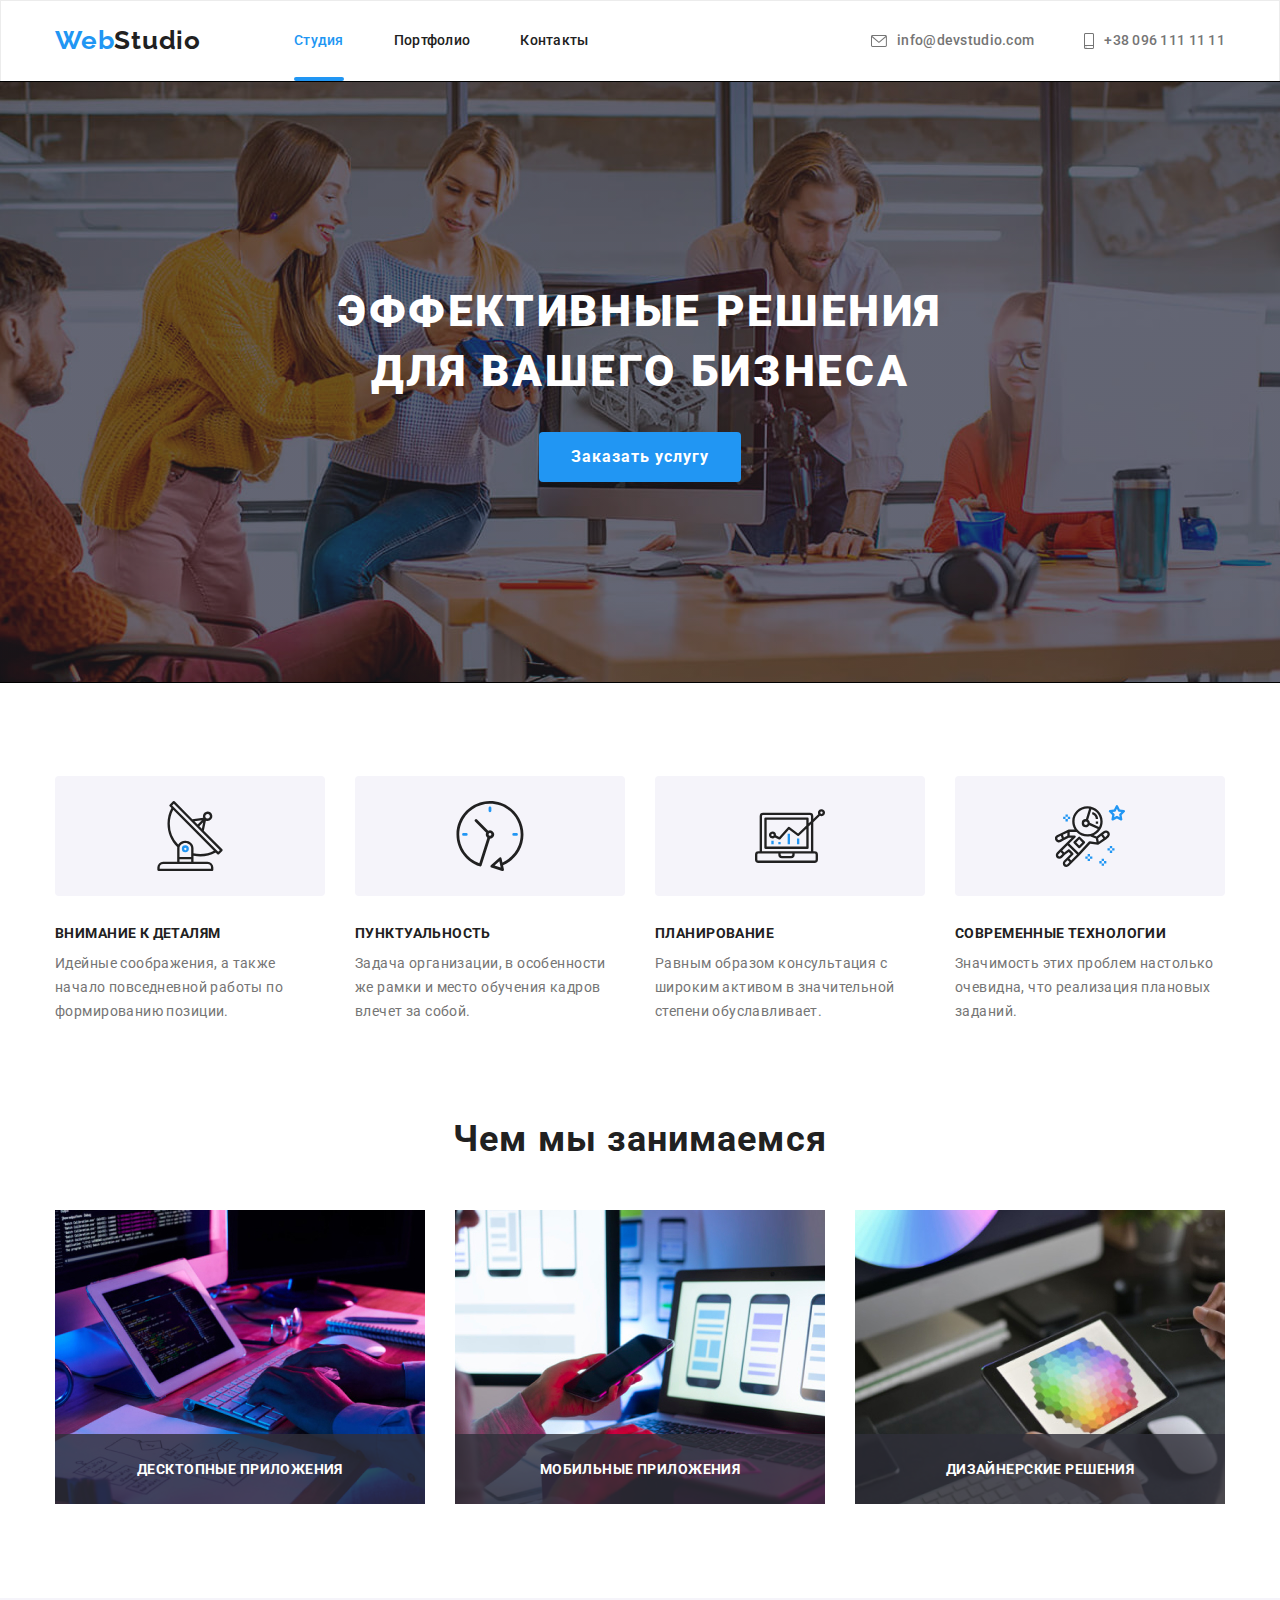
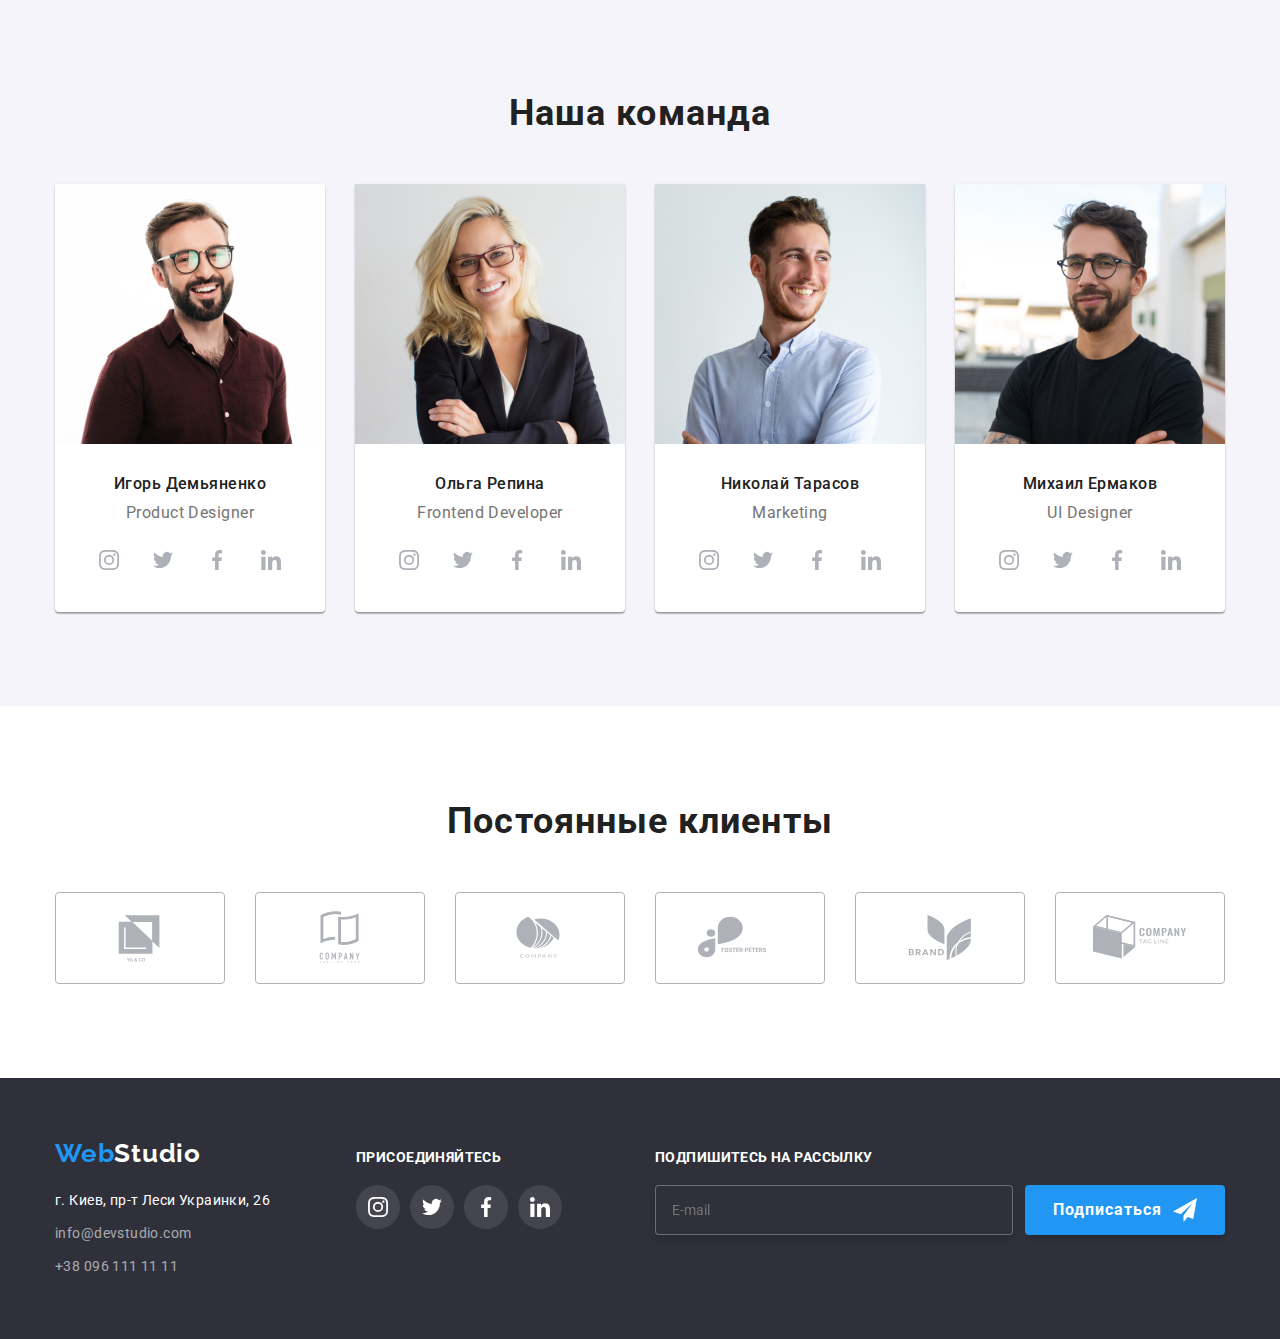
<file: index.html>
<!DOCTYPE html>
<html lang="ru">
  <head>
    <meta charset="UTF-8" />
    <meta http-equiv="X-UA-Compatible" content="IE=edge" />
    <meta name="viewport" content="width=device-width, initial-scale=1.0" />
    <link rel="preconnect" href="https://fonts.googleapis.com" />
    <link rel="preconnect" href="https://fonts.gstatic.com" crossorigin />
    <link
      href="https://fonts.googleapis.com/css2?family=Raleway:wght@700&family=Roboto:wght@400;500;700;900&display=swap"
      rel="stylesheet"
    />
    <link
      rel="stylesheet"
      href="https://cdnjs.cloudflare.com/ajax/libs/modern-normalize/1.1.0/modern-normalize.min.css"
    />
    <title>Document</title>
    <link rel="stylesheet" href="./css/styles.css" />
  </head>
  <body>
    <!--Шапка сайта-->
    <header class="header">
      <div class="container header-container">
        <a href="" class="logo">Web<span class="color-text">Studio</span></a>
        <!--<Блок навигации-->
        <nav class="nav">
          <ul class="site-nav list">
            <li class="site-nav-li">
              <a href="./index.html" class="site-nav-link current">Студия</a>
            </li>
            <li class="site-nav-li">
              <a href="./portfolio.html" class="site-nav-link">Портфолио</a>
            </li>
            <li class="site-nav-li">
              <a href="" class="site-nav-link">Контакты</a>
            </li>
          </ul>
        </nav>
        <!--Блок контактов-->
        <ul class="contact-nav list">
          <li class="contact-nav-li">
            <a href="mailto:info@devstudio.com" class="contact-nav-link"
              ><svg class="contact-icone envelope">
                <use href="./images/symbol-defs.svg#icon-envelope"></use>
              </svg>
              info@devstudio.com
            </a>
          </li>
          <li class="contact-nav-li">
            <a href="tel:+380961111111" class="contact-nav-link"
              ><svg class="contact-icone smartphone">
                <use href="./images/symbol-defs.svg#icon-smartphone"></use>
              </svg>
              +38 096 111 11 11
            </a>
          </li>
        </ul>
      </div>
    </header>

    <!--Контент страницы-->
    <main>
      <!-- Герой -->
      <section class="section hero overlay">
        <!-- Фон Герой -->
        <div class="container">
          <h1 class="hero-title">
            Эффективные решения <br />
            для вашего бизнеса
          </h1>
          <button type="button" class="button" data-modal-open>
            Заказать услугу
          </button>
        </div>
      </section>

      <!--Скилы компании-->
      <section class="section">
        <div class="container">
          <h2 class="section-title visually-hidden">Скилы компании</h2>
          <ul class="skills list">
            <li class="skills-li">
              <div class="skills-icon-container">
                <svg width="70" height="70">
                  <use href="./images/symbol-defs.svg#icon-antenna-1"></use>
                </svg>
              </div>
              <h3 class="title">Внимание к деталям</h3>
              <p class="skills-text">
                Идейные соображения, а также <br />
                начало повседневной работы по формированию позиции.
              </p>
            </li>
            <li class="skills-li">
              <div class="skills-icon-container">
                <svg width="70" height="70">
                  <use href="./images/symbol-defs.svg#icon-clock-1"></use>
                </svg>
              </div>
              <h3 class="title">Пунктуальность</h3>
              <p class="skills-text">
                Задача организации, в особенности же рамки и место обучения
                кадров влечет за собой.
              </p>
            </li>
            <li class="skills-li">
              <div class="skills-icon-container">
                <svg width="70" height="70">
                  <use href="./images/symbol-defs.svg#icon-diagram-1"></use>
                </svg>
              </div>
              <h3 class="title">Планирование</h3>
              <p class="skills-text">
                Равным образом консультация с широким активом в значительной
                степени обуславливает.
              </p>
            </li>
            <li class="skills-li">
              <div class="skills-icon-container">
                <svg width="70" height="70">
                  <use href="./images/symbol-defs.svg#icon-astronaut-1"></use>
                </svg>
              </div>
              <h3 class="title">Современные технологии</h3>
              <p class="skills-text">
                Значимость этих проблем настолько очевидна, что реализация
                плановых заданий.
              </p>
            </li>
          </ul>
        </div>
      </section>

      <!--Блок картинок-->
      <section class="section images-section">
        <div class="container">
          <h2 class="section-title">Чем мы занимаемся</h2>
          <ul class="images list">
            <li class="section-img">
              <img
                src="./images/img.jpg"
                alt="Программист пишет код"
                width="370"
              />
              <div class="bg-images-text">
                <p class="images-text">Десктопные приложения</p>
              </div>
            </li>
            <li class="section-img">
              <img
                src="./images/img1.jpg"
                alt="Человек смотрит в телефон"
                width="370"
              />
              <div class="bg-images-text">
                <p class="images-text">Мобильные приложения</p>
              </div>
            </li>
            <li class="section-img">
              <img
                src="./images/img2.jpg"
                alt="Дизайнер выбирает цвет"
                width="370"
              />
              <div class="bg-images-text">
                <p class="images-text">Дизайнерские решения</p>
              </div>
            </li>
          </ul>
        </div>
      </section>

      <!--Наша команда-->
      <section class="section section-team">
        <div class="container">
          <h2 class="section-title">Наша команда</h2>
          <ul class="team list">
            <li class="team-item">
              <img src="./images/img3.jpg" alt="Игорь Демьяненко" width="270" />
              <div class="team-title-text">
                <h3 class="title">Игорь Демьяненко</h3>
                <p class="team-text" lang="en">Product Designer</p>
                <ul class="team-backgraund-icon">
                  <li class="list team-li">
                    <a href="" class="team-backgraund">
                      <svg class="team-icon">
                        <use
                          href="./images/symbol-defs.svg#icon-instagram-2"
                        ></use>
                      </svg>
                    </a>
                  </li>
                  <li class="list team-li">
                    <a href="" class="team-backgraund">
                      <svg class="team-icon">
                        <use
                          class="team-icon-use"
                          href="./images/symbol-defs.svg#icon-twitter-1"
                        ></use>
                      </svg>
                    </a>
                  </li>
                  <li class="list team-li">
                    <a href="" class="team-backgraund">
                      <svg class="team-icon">
                        <use
                          href="./images/symbol-defs.svg#icon-facebook-1"
                        ></use>
                      </svg>
                    </a>
                  </li>
                  <li class="list team-li">
                    <a href="" class="team-backgraund">
                      <svg class="team-icon">
                        <use
                          href="./images/symbol-defs.svg#icon-linkedin-1"
                        ></use>
                      </svg>
                    </a>
                  </li>
                </ul>
              </div>
            </li>
            <li class="team-item">
              <img src="./images/img4.jpg" alt="Ольга Репина" width="270" />
              <div class="team-title-text">
                <h3 class="title">Ольга Репина</h3>
                <p class="team-text" lang="en">Frontend Developer</p>
                <ul class="team-backgraund-icon">
                  <li class="list team-li">
                    <a href="" class="team-backgraund">
                      <svg class="team-icon">
                        <use
                          href="./images/symbol-defs.svg#icon-instagram-2"
                        ></use>
                      </svg>
                    </a>
                  </li>
                  <li class="list team-li">
                    <a href="" class="team-backgraund">
                      <svg class="team-icon">
                        <use
                          class="team-icon-use"
                          href="./images/symbol-defs.svg#icon-twitter-1"
                        ></use>
                      </svg>
                    </a>
                  </li>
                  <li class="list team-li">
                    <a href="" class="team-backgraund">
                      <svg class="team-icon">
                        <use
                          href="./images/symbol-defs.svg#icon-facebook-1"
                        ></use>
                      </svg>
                    </a>
                  </li>
                  <li class="list team-li">
                    <a href="" class="team-backgraund">
                      <svg class="team-icon">
                        <use
                          href="./images/symbol-defs.svg#icon-linkedin-1"
                        ></use>
                      </svg>
                    </a>
                  </li>
                </ul>
              </div>
            </li>
            <li class="team-item">
              <img src="./images/img5.jpg" alt="Николай Тарасов" width="270" />
              <div class="team-title-text">
                <h3 class="title">Николай Тарасов</h3>
                <p class="team-text" lang="en">Marketing</p>
                <ul class="team-backgraund-icon">
                  <li class="list team-li">
                    <a href="" class="team-backgraund">
                      <svg class="team-icon">
                        <use
                          href="./images/symbol-defs.svg#icon-instagram-2"
                        ></use>
                      </svg>
                    </a>
                  </li>
                  <li class="list team-li">
                    <a href="" class="team-backgraund">
                      <svg class="team-icon">
                        <use
                          class="team-icon-use"
                          href="./images/symbol-defs.svg#icon-twitter-1"
                        ></use>
                      </svg>
                    </a>
                  </li>
                  <li class="list team-li">
                    <a href="" class="team-backgraund">
                      <svg class="team-icon">
                        <use
                          href="./images/symbol-defs.svg#icon-facebook-1"
                        ></use>
                      </svg>
                    </a>
                  </li>
                  <li class="list team-li">
                    <a href="" class="team-backgraund">
                      <svg class="team-icon">
                        <use
                          href="./images/symbol-defs.svg#icon-linkedin-1"
                        ></use>
                      </svg>
                    </a>
                  </li>
                </ul>
              </div>
            </li>
            <li class="team-item">
              <img src="./images/img6.jpg" alt="Михаил Ермаков" width="270" />
              <div class="team-title-text">
                <h3 class="title">Михаил Ермаков</h3>
                <p class="team-text" lang="en">UI Designer</p>
                <ul class="team-backgraund-icon">
                  <li class="list team-li">
                    <a href="" class="team-backgraund">
                      <svg class="team-icon">
                        <use
                          href="./images/symbol-defs.svg#icon-instagram-2"
                        ></use>
                      </svg>
                    </a>
                  </li>
                  <li class="list team-li">
                    <a href="" class="team-backgraund">
                      <svg class="team-icon">
                        <use
                          class="team-icon-use"
                          href="./images/symbol-defs.svg#icon-twitter-1"
                        ></use>
                      </svg>
                    </a>
                  </li>
                  <li class="list team-li">
                    <a href="" class="team-backgraund">
                      <svg class="team-icon">
                        <use
                          href="./images/symbol-defs.svg#icon-facebook-1"
                        ></use>
                      </svg>
                    </a>
                  </li>
                  <li class="list team-li">
                    <a href="" class="team-backgraund">
                      <svg class="team-icon">
                        <use
                          href="./images/symbol-defs.svg#icon-linkedin-1"
                        ></use>
                      </svg>
                    </a>
                  </li>
                </ul>
              </div>
            </li>
          </ul>
        </div>
      </section>

      <!--Постоянные клиенты-->
      <section class="section">
        <div class="container">
          <h2 class="section-title">Постоянные клиенты</h2>
          <ul class="clients list">
            <li class="clients-li">
              <a href="" class="clients-backgraund">
                <svg class="clients-icon">
                  <use href="./images/symbol-defs.svg#icon-Logo"></use>
                </svg>
              </a>
            </li>
            <li class="clients-li">
              <a href="" class="clients-backgraund">
                <svg class="clients-icon">
                  <use href="./images/symbol-defs.svg#icon-Logo-1"></use>
                </svg>
              </a>
            </li>
            <li class="clients-li">
              <a href="" class="clients-backgraund">
                <svg class="clients-icon">
                  <use href="./images/symbol-defs.svg#icon-Logo-2"></use>
                </svg>
              </a>
            </li>
            <li class="clients-li">
              <a href="" class="clients-backgraund">
                <svg class="clients-icon">
                  <use href="./images/symbol-defs.svg#icon-Logo-3"></use>
                </svg>
              </a>
            </li>
            <li class="clients-li">
              <a href="" class="clients-backgraund">
                <svg class="clients-icon">
                  <use href="./images/symbol-defs.svg#icon-Logo-4"></use>
                </svg>
              </a>
            </li>
            <li class="clients-li">
              <a href="" class="clients-backgraund">
                <svg class="clients-icon">
                  <use href="./images/symbol-defs.svg#icon-Logo-5"></use>
                </svg>
              </a>
            </li>
          </ul>
        </div>
      </section>
    </main>

    <!--Блок контактов-->
    <footer class="footer">
      <div class="container footer-container">
        <div class="footer-one">
          <a href="" class="logo">Web<span class="colortext">Studio</span></a>
          <address>
            <ul class="contact-footer list">
              <li class="contact-footer-li">
                <a
                  href="https://goo.gl/maps/7qp37BieYdtHUAUU6"
                  target="_blank"
                  class="adress"
                  >г. Киев, пр-т Леси Украинки, 26
                </a>
              </li>
              <li class="contact-footer-li">
                <a href="mailto:info@devstudio.com" class="contact-footer-list"
                  >info@devstudio.com</a
                >
              </li>
              <li class="contact-footer-li">
                <a href="tel:+380961111111" class="contact-footer-list"
                  >+38 096 111 11 11</a
                >
              </li>
            </ul>
          </address>
        </div>
        <div class="footer-two">
          <h2 class="footer-title">ПРИСОЕДИНЯЙТЕСЬ</h2>
          <ul class="footer-backgraund-icon">
            <li class="list footer-li">
              <a href="" class="footer-backgraund">
                <svg class="footer-icon" width="20" height="20">
                  <use href="./images/symbol-defs.svg#icon-instagram-2"></use>
                </svg>
              </a>
            </li>
            <li class="list footer-li">
              <a href="" class="footer-backgraund">
                <svg class="footer-icon" width="20" height="20">
                  <use
                    class="footer-icon-use"
                    href="./images/symbol-defs.svg#icon-twitter-1"
                  ></use>
                </svg>
              </a>
            </li>
            <li class="list footer-li">
              <a href="" class="footer-backgraund">
                <svg class="footer-icon" width="20" height="20">
                  <use href="./images/symbol-defs.svg#icon-facebook-1"></use>
                </svg>
              </a>
            </li>
            <li class="list footer-li">
              <a href="" class="footer-backgraund">
                <svg class="footer-icon" width="20" height="20">
                  <use href="./images/symbol-defs.svg#icon-linkedin-1"></use>
                </svg>
              </a>
            </li>
          </ul>
        </div>
        <form class="form-footer">
          <p class="footer-title">Подпишитесь на рассылку</p>
          <div class="form-footer-div">
            <input
              name="email"
              type="email"
              placeholder="E-mail"
              class="footer-input"
            />
            <button class="footer-button">
              Подписаться
              <svg сlass="footer-button-icon" width="24" height="24">
                <use href="./images/symbol-defs.svg#icon-icon-send-1"></use>
              </svg>
            </button>
          </div>
        </form>
      </div>
    </footer>

    <div class="backdrop is-hidden" data-modal>
      <div class="modal">
        <button class="button-modal" data-modal-close>
          <svg width="18" height="18" class="button-modal-svg">
            <use href="./images/symbol-defs.svg#icon-close-black-18dp"></use>
          </svg>
        </button>

        <form clas="form">
          <div class="form-field">
            <p class="form-text">Оставьте свои данные, мы вам перезвоним</p>
          </div>
          <div class="form-field">
            <label for="name" class="form-label">Имя</label>
            <input type="text" name="name" id="name" />
            <svg class="form-icon" width="18" height="18">
              <use
                href="./images/symbol-defs.svg#icon-person-black-18dp-1-1"
              ></use>
            </svg>
          </div>
          <div class="form-field">
            <label for="tel" class="form-label">Телефон</label>
            <input type="tel" name="tel" id="tel" />
            <svg class="form-icon" width="18" height="18">
              <use
                href="./images/symbol-defs.svg#icon-phone-black-18dp-1-1"
              ></use>
            </svg>
          </div>
          <div class="form-field">
            <label for="mail" class="form-label">Почта</label>
            <input type="email" name="mail" id="mail" />
            <svg class="form-icon" width="18" height="18">
              <use
                href="./images/symbol-defs.svg#icon-email-black-18dp-1-1"
              ></use>
            </svg>
          </div>

          <div class="form-field">
            <label for="comment" class="form-label">Комментарий</label>
            <textarea
              class="form-placeholder"
              name="comment"
              id="comment"
              cols=""
              rows=""
              placeholder="Введите текст"
            ></textarea>
          </div>

          <label class="сheckbox-label">
            <input class="сheckbox" type="checkbox" name="" value="" />
            <span class="сheckbox-icon"></span>
            Соглашаюсь с рассылкой и принимаю&nbsp;
            <a href="" class="link-form">Условия договора</a>
          </label>

          <button class="button-form" type="submit">Отправить</button>
        </form>
      </div>
    </div>

    <script src="./js/model.js"></script>
  </body>
</html>
</file>
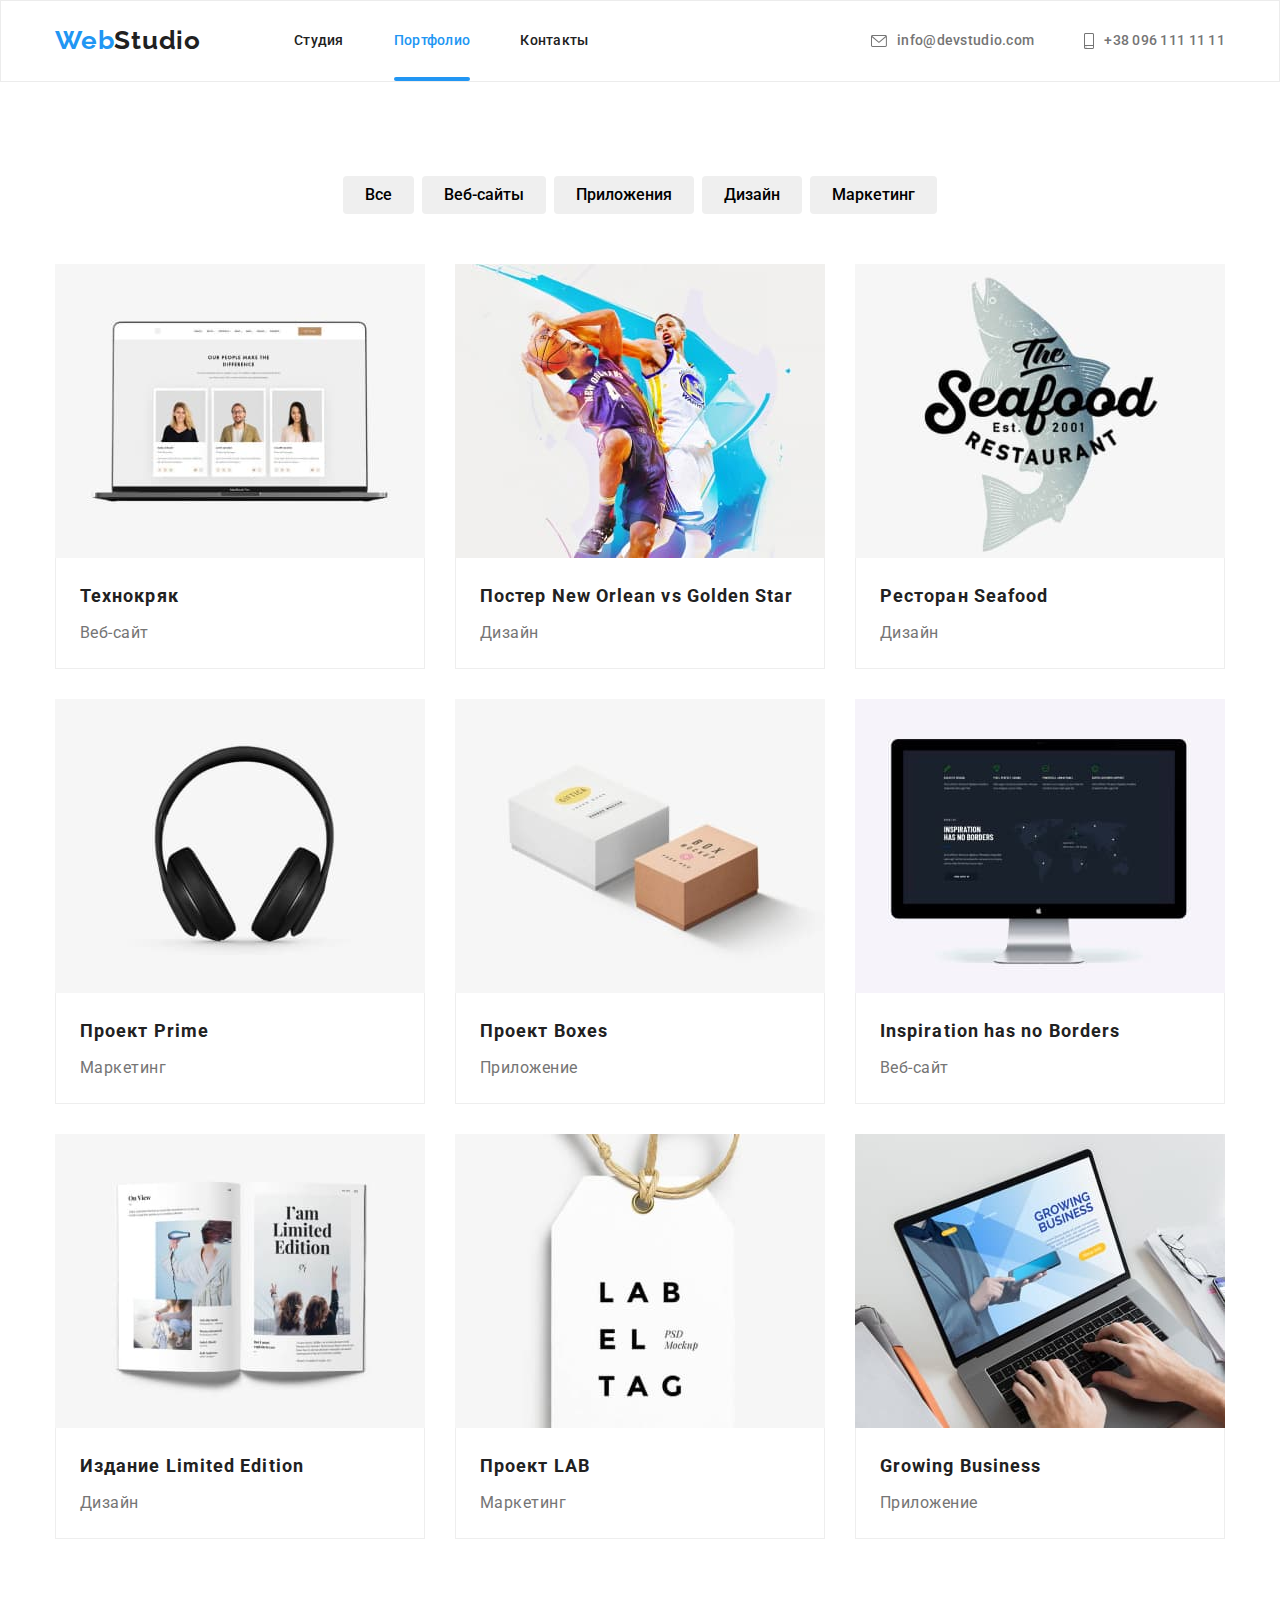
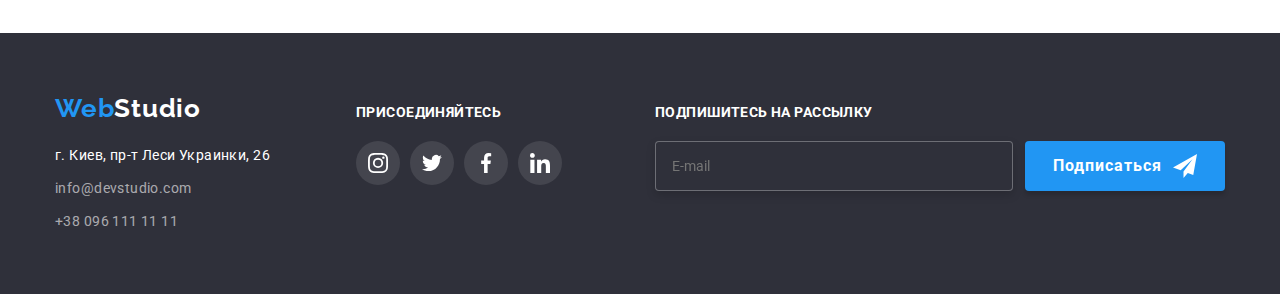
<file: portfolio.html>
<!DOCTYPE html>
<html lang="ru">
  <head>
    <meta charset="UTF-8" />
    <meta http-equiv="X-UA-Compatible" content="IE=edge" />
    <meta name="viewport" content="width=device-width, initial-scale=1.0" />
    <link rel="preconnect" href="https://fonts.googleapis.com" />
    <link rel="preconnect" href="https://fonts.gstatic.com" crossorigin />
    <link
      href="https://fonts.googleapis.com/css2?family=Raleway:wght@700&family=Roboto:wght@400;500;700;900&display=swap"
      rel="stylesheet"
    />
    <link
      rel="stylesheet"
      href="https://cdnjs.cloudflare.com/ajax/libs/modern-normalize/1.1.0/modern-normalize.min.css"
    />
    <title>Document</title>
    <link rel="stylesheet" href="./css/styles.css" />
  </head>
  <body>
    <!--Шапка сайта-->
    <header class="header">
      <div class="container header-container">
        <a href="" class="logo">Web<span class="color-text">Studio</span></a>
        <!--<Блок навигации-->
        <nav class="nav">
          <ul class="site-nav list">
            <li class="site-nav-li">
              <a href="./index.html" class="site-nav-link">Студия</a>
            </li>
            <li class="site-nav-li">
              <a href="./portfolio.html" class="site-nav-link current"
                >Портфолио</a
              >
            </li>
            <li class="site-nav-li">
              <a href="" class="site-nav-link">Контакты</a>
            </li>
          </ul>
        </nav>
        <!--Блок контактов-->
        <ul class="contact-nav list">
          <li class="contact-nav-li">
            <a href="mailto:info@devstudio.com" class="contact-nav-link"
              ><svg class="contact-icone envelope">
                <use href="./images/symbol-defs.svg#icon-envelope"></use>
              </svg>
              info@devstudio.com
            </a>
          </li>
          <li class="contact-nav-li">
            <a href="tel:+380961111111" class="contact-nav-link"
              ><svg class="contact-icone smartphone">
                <use href="./images/symbol-defs.svg#icon-smartphone"></use>
              </svg>
              +38 096 111 11 11
            </a>
          </li>
        </ul>
      </div>
    </header>

    <!--Контент страницы-->
    <main>
      <!--Фильтр проектов-->
      <section class="section buttons-section">
        <div class="container">
          <h1 class="visually-hidden">Фильтр проектов</h1>
          <ul class="buttons-list list">
            <li class="buttons-list-btn">
              <button type="button" class="buttons-btn current">Все</button>
            </li>
            <li class="buttons-list-btn">
              <button type="button" class="buttons-btn current">
                Веб-сайты
              </button>
            </li>
            <li class="buttons-list-btn">
              <button type="button" class="buttons-btn current">
                Приложения
              </button>
            </li>
            <li class="buttons-list-btn">
              <button type="button" class="buttons-btn current">Дизайн</button>
            </li>
            <li class="buttons-list-btn">
              <button type="button" class="buttons-btn current">
                Маркетинг
              </button>
            </li>
          </ul>
          <ul class="projects-list list">
            <li class="projects-item">
              <a href="" class="projects-item-link">
                <div class="projects-image-s">
                  <img
                    src="./images/img-1-2.jpg"
                    alt="монитор ноутбука"
                    width="370"
                    height="294"
                  />
                  <div class="projects-image-hover">
                    <p class="item-images-text">
                      Ресурс предлагает комплексные предложения с разным уровнем
                      функционала и сервисов. Все это позволит посетителю
                      получить исчерпывающие сведения о компании или частном
                      лице.
                    </p>
                  </div>
                </div>
                <div class="projects-title-text">
                  <h2 class="projects-section-title">Технокряк</h2>
                  <p class="projects-section-text">Веб-сайт</p>
                </div>
              </a>
            </li>
            <li class="projects-item">
              <a href="" class="projects-item-link">
                <div class="projects-image-s">
                  <img
                    src="./images/img-2-2.jpg"
                    alt="баскетболисты"
                    width="370"
                    height="294"
                  />
                  <div class="projects-image-hover">
                    <p class="item-images-text">
                      Ресурс предлагает комплексные предложения с разным уровнем
                      функционала и сервисов. Все это позволит посетителю
                      получить исчерпывающие сведения о компании или частном
                      лице.
                    </p>
                  </div>
                </div>
                <div class="projects-title-text">
                  <h2 class="projects-section-title">
                    Постер New Orlean vs Golden Star
                  </h2>
                  <p class="projects-section-text">Дизайн</p>
                </div>
              </a>
            </li>
            <li class="projects-item">
              <a href="" class="projects-item-link">
                <div class="projects-image-s">
                  <img
                    src="./images/img-3-2.jpg"
                    alt="логотип ресторана"
                    width="370"
                    height="294"
                  />
                  <div class="projects-image-hover">
                    <p class="item-images-text">
                      Ресурс предлагает комплексные предложения с разным уровнем
                      функционала и сервисов. Все это позволит посетителю
                      получить исчерпывающие сведения о компании или частном
                      лице.
                    </p>
                  </div>
                </div>
                <div class="projects-title-text">
                  <h2 class="projects-section-title">Ресторан Seafood</h2>
                  <p class="projects-section-text">Дизайн</p>
                </div>
              </a>
            </li>
            <li class="projects-item">
              <a href="" class="projects-item-link">
                <div class="projects-image-s">
                  <img
                    src="./images/img-4-2.jpg"
                    alt="наушники"
                    width="370"
                    height="294"
                  />
                  <div class="projects-image-hover">
                    <p class="item-images-text">
                      Ресурс предлагает комплексные предложения с разным уровнем
                      функционала и сервисов. Все это позволит посетителю
                      получить исчерпывающие сведения о компании или частном
                      лице.
                    </p>
                  </div>
                </div>
                <div class="projects-title-text">
                  <h2 class="projects-section-title">Проект Prime</h2>
                  <p class="projects-section-text">Маркетинг</p>
                </div>
              </a>
            </li>
            <li class="projects-item">
              <a href="" class="projects-item-link">
                <div class="projects-image-s">
                  <img
                    src="./images/img-5-2.jpg"
                    alt="коробки"
                    width="370"
                    height="294"
                  />
                  <div class="projects-image-hover">
                    <p class="item-images-text">
                      Ресурс предлагает комплексные предложения с разным уровнем
                      функционала и сервисов. Все это позволит посетителю
                      получить исчерпывающие сведения о компании или частном
                      лице.
                    </p>
                  </div>
                </div>
                <div class="projects-title-text">
                  <h2 class="projects-section-title">Проект Boxes</h2>
                  <p class="projects-section-text">Приложение</p>
                </div>
              </a>
            </li>
            <li class="projects-item">
              <a href="" class="projects-item-link">
                <div class="projects-image-s">
                  <img
                    src="./images/img-6-2.jpg"
                    alt="монитор"
                    width="370"
                    height="294"
                  />
                  <div class="projects-image-hover">
                    <p class="item-images-text">
                      Ресурс предлагает комплексные предложения с разным уровнем
                      функционала и сервисов. Все это позволит посетителю
                      получить исчерпывающие сведения о компании или частном
                      лице.
                    </p>
                  </div>
                </div>
                <div class="projects-title-text">
                  <h2 class="projects-section-title">
                    Inspiration has no Borders
                  </h2>
                  <p class="projects-section-text">Веб-сайт</p>
                </div>
              </a>
            </li>
            <li class="projects-item">
              <a href="" class="projects-item-link">
                <div class="projects-image-s">
                  <img
                    src="./images/img-7-2.jpg"
                    alt="журнал"
                    width="370"
                    height="294"
                  />
                  <div class="projects-image-hover">
                    <p class="item-images-text">
                      Ресурс предлагает комплексные предложения с разным уровнем
                      функционала и сервисов. Все это позволит посетителю
                      получить исчерпывающие сведения о компании или частном
                      лице.
                    </p>
                  </div>
                </div>
                <div class="projects-title-text">
                  <h2 class="projects-section-title">
                    Издание Limited Edition
                  </h2>
                  <p class="projects-section-text">Дизайн</p>
                </div>
              </a>
            </li>
            <li class="projects-item">
              <a href="" class="projects-item-link">
                <div class="projects-image-s">
                  <img
                    src="./images/img-8-2.jpg"
                    alt="бирка"
                    width="370"
                    height="294"
                  />
                  <div class="projects-image-hover">
                    <p class="item-images-text">
                      Ресурс предлагает комплексные предложения с разным уровнем
                      функционала и сервисов. Все это позволит посетителю
                      получить исчерпывающие сведения о компании или частном
                      лице.
                    </p>
                  </div>
                </div>
                <div class="projects-title-text">
                  <h2 class="projects-section-title">Проект LAB</h2>
                  <p class="projects-section-text">Маркетинг</p>
                </div>
              </a>
            </li>
            <li class="projects-item">
              <a href="" class="projects-item-link">
                <div class="projects-image-s">
                  <img
                    src="./images/img-9-2.jpg"
                    alt="человек печатает"
                    width="370"
                    height="294"
                  />
                  <div class="projects-image-hover">
                    <p class="item-images-text">
                      Ресурс предлагает комплексные предложения с разным уровнем
                      функционала и сервисов. Все это позволит посетителю
                      получить исчерпывающие сведения о компании или частном
                      лице.
                    </p>
                  </div>
                </div>
                <div class="projects-title-text">
                  <h2 class="projects-section-title">Growing Business</h2>
                  <p class="projects-section-text">Приложение</p>
                </div>
              </a>
            </li>
          </ul>
        </div>
      </section>
    </main>

    <footer class="footer">
      <div class="container footer-container">
        <div class="footer-one">
          <a href="" class="logo">Web<span class="colortext">Studio</span></a>
          <address>
            <ul class="contact-footer list">
              <li class="contact-footer-li">
                <a
                  href="https://goo.gl/maps/7qp37BieYdtHUAUU6"
                  target="_blank"
                  class="adress"
                  >г. Киев, пр-т Леси Украинки, 26
                </a>
              </li>
              <li class="contact-footer-li">
                <a href="mailto:info@devstudio.com" class="contact-footer-list"
                  >info@devstudio.com</a
                >
              </li>
              <li class="contact-footer-li">
                <a href="tel:+380961111111" class="contact-footer-list"
                  >+38 096 111 11 11</a
                >
              </li>
            </ul>
          </address>
        </div>
        <div class="footer-two">
          <h2 class="footer-title">ПРИСОЕДИНЯЙТЕСЬ</h2>
          <ul class="footer-backgraund-icon">
            <li class="list footer-li">
              <a href="" class="footer-backgraund">
                <svg class="footer-icon" width="20" height="20">
                  <use href="./images/symbol-defs.svg#icon-instagram-2"></use>
                </svg>
              </a>
            </li>
            <li class="list footer-li">
              <a href="" class="footer-backgraund">
                <svg class="footer-icon" width="20" height="20">
                  <use
                    class="footer-icon-use"
                    href="./images/symbol-defs.svg#icon-twitter-1"
                  ></use>
                </svg>
              </a>
            </li>
            <li class="list footer-li">
              <a href="" class="footer-backgraund">
                <svg class="footer-icon" width="20" height="20">
                  <use href="./images/symbol-defs.svg#icon-facebook-1"></use>
                </svg>
              </a>
            </li>
            <li class="list footer-li">
              <a href="" class="footer-backgraund">
                <svg class="footer-icon" width="20" height="20">
                  <use href="./images/symbol-defs.svg#icon-linkedin-1"></use>
                </svg>
              </a>
            </li>
          </ul>
        </div>
        <form class="form-footer">
          <p class="footer-title">Подпишитесь на рассылку</p>
          <div class="form-footer-div">
            <input
              name="email"
              type="email"
              placeholder="E-mail"
              class="footer-input"
            />
            <button class="footer-button">
              Подписаться
              <svg сlass="footer-button-icon" width="24" height="24">
                <use href="./images/symbol-defs.svg#icon-icon-send-1"></use>
              </svg>
            </button>
          </div>
        </form>
      </div>
    </footer>
  </body>
</html>
</file>
<file: css/styles.css>
/* основной цвет заголовков color: #212121;
основной цвет параграфов color: #757575;
цвет заголовка h1 color: белый #FFFFFF;
цвет кнопок синий #2196F3; серый #F5F4FA;
цвет фона футера и цвет главного заголовка color-background: #2F303A
 */
:root {
  --primary-text-color: #757575;
  --title-text-color: #212121;
  --accent-color: #2196f3;
  --primary-bg-color: #ffffff;
  --contact-footer-color: rgba(255, 255, 255, 0.6);
  --footer-bg-color: #2f303a;
  --team-bg-color: #f5f4fa;
}

body {
  background-color: var(--primary-bg-color);
  color: var(--primary-text-color);
  font-family: "Roboto", sans-serif;
  font-size: 14px;
}
.list {
  padding: 0;
  margin: 0;
  list-style: none;
}
.header-container {
  display: flex;
  align-items: center;
}

.container {
  width: 1200px;
  margin: 0 auto;
  padding: 0 15px;
}
.section {
  padding: 94px 0;
}
h1,
h2,
h3,
p {
  margin: 0;
}

img {
  display: block;
  max-width: 100%;
  height: auto;
}
ul {
  margin: 0;
  padding: 0;
  list-style: none;
}

.visually-hidden {
  position: absolute;
  width: 1px;
  height: 1px;
  margin: -1px;
  border: 0;
  padding: 0;
  white-space: nowrap;
  clip-path: inset(100%);
  clip: rect(0 0 0 0);
  overflow: hidden;
}

/* Page header */
.header {
  border: 1px solid #ececec;
}
/* Logo */
.logo {
  margin-top: 0;
  margin-bottom: 0;
  color: var(--accent-color);

  font-family: "Raleway", sans-serif;
  font-weight: 700;
  font-size: 26px;
  line-height: 1.2;
  letter-spacing: 0.03em;
  text-decoration: none;
}

.color-text {
  color: var(--title-text-color);
  font-family: "Raleway", sans-serif;
}
.colortext {
  color: var(--primary-bg-color);
  font-family: "Raleway", sans-serif;
}

/* Site nav */
.nav {
  margin-left: 93px;
}
.site-nav {
  display: flex;
}

.site-nav-li {
  margin-right: 50px;
  margin-bottom: 0;
}
.site-nav-li:last-child {
  margin-right: 0;
}

.site-nav-link {
  display: block;
  padding-top: 32px;
  padding-bottom: 32px;
  color: var(--title-text-color);

  font-weight: 500;
  line-height: 1.14;
  letter-spacing: 0.02em;
  text-decoration: none;
  transition: color 250ms cubic-bezier(0.4, 0, 0.2, 1);
}
.site-nav-link:hover,
.site-nav-link:focus {
  color: var(--accent-color);
}
.site-nav-link.current {
  color: var(--accent-color);
}

.site-nav-li {
  position: relative;
}
.site-nav-link.current::after {
  content: "";
  position: absolute;
  background: var(--accent-color);
  left: 0;
  bottom: 0;
  width: 100%;
  height: 4px;
  border-radius: 2px;
}
/* Contact nav */
.contact-icone {
  fill: currentColor;
  margin-right: 10px;
}

.contact-nav {
  display: flex;
  margin-left: auto;
}

.contact-nav-li + .contact-nav-li {
  margin-left: 50px;
}
.contact-nav-link {
  color: var(--primary-text-color);

  font-weight: 500;
  line-height: 1.14;
  letter-spacing: 0.02em;
  text-decoration: none;
  transition: color 250ms cubic-bezier(0.4, 0, 0.2, 1);
}
.contact-nav-link:hover,
.contact-nav-link:focus {
  color: var(--accent-color);
}
.envelope {
  width: 16px;
  height: 12px;
}
.smartphone {
  width: 10px;
  height: 16px;
}

.contact-nav-link {
  display: flex;
  justify-content: center;
  align-items: center;
}
/* Hero */
.hero {
  padding-top: 200px;
  padding-bottom: 200px;
  margin-top: 0px;
}
.hero-title {
  margin-bottom: 30px;
  margin-top: 0;

  color: var(--primary-bg-color);

  font-weight: 900;
  font-size: 44px;
  line-height: 1.36;
  text-align: center;
  letter-spacing: 0.06em;
  text-transform: uppercase;
}

.overlay {
  background-color: var(--title-text-color);
  max-width: 1600px;
  height: 600px;
  margin-left: auto;
  margin-right: auto;
  outline: 1px solid black;
  background-image: linear-gradient(
      to right,
      rgba(47, 48, 58, 0.4),
      rgba(47, 48, 58, 0.4)
    ),
    url(../images/img-hero-overlay.jpg);
  background-size: cover;
  background-repeat: no-repeat;
  background-position: center;
}

/* Button */
.button {
  border-radius: 4px;
  padding: 10px 32px;
  margin-left: auto;
  margin-right: auto;
  border: transparent;

  color: var(--primary-bg-color);
  background-color: var(--accent-color);

  font-weight: 700;
  font-size: 16px;
  line-height: 1.88;
  letter-spacing: 0.06em;

  display: flex;
  align-items: center;
  text-align: center;

  cursor: pointer;
}

/* Title styling */
.section-title {
  margin-top: 0;
  margin-bottom: 0;
  color: var(--title-text-color);

  font-weight: 700;
  font-size: 36px;
  line-height: 1.17;
  letter-spacing: 0.03em;
  text-align: center;
}

/* Skils */
.skills {
  display: flex;
}
.skills-li {
  width: 270px;
}
.skills-li + .skills-li {
  margin-left: 30px;
}
.skills .title {
  color: var(--title-text-color);
  text-transform: uppercase;
  font-weight: 700;
  font-size: 14px;
  line-height: 1.14;
  letter-spacing: 0.03em;
}

.skills-text {
  margin-top: 10px;
  margin-bottom: 0;

  line-height: 1.71;
  letter-spacing: 0.03em;
}

.skills-icon-container {
  width: 270px;
  height: 120px;
  background: var(--team-bg-color);
  border-radius: 4px;
  margin-bottom: 30px;
  display: flex;
  justify-content: center;
  align-items: center;
}
/*.skills-li::before {
  display: block;
  content: "";
  height: 120px;
  border-radius: 4px;
  background-size: auto;
  background-repeat: no-repeat;
  background-position: center;
  background-color: var(--team-bg-color);
  margin-bottom: 30px;
}
.skills-li:nth-child(1)::before {
  background-image: url(../images/antenna\ 1.svg);
}
.skills-li:nth-child(2)::before {
  background-image: url(../images/clock\ 1.svg);
}
.skills-li:nth-child(3)::before {
  background-image: url(../images/diagram\ 1.svg);
}
.skills-li:nth-child(4)::before {
  background-image: url(../images/astronaut\ 1.svg);
} */

/* Images */
.images-section {
  padding-top: 0;
}
.images {
  display: flex;
  margin-top: 50px;
}
.section-img + .section-img {
  margin-left: 30px;
}

.section-img {
  position: relative;
}
.images-text {
  font-weight: 700;
  font-size: 14px;
  line-height: 1.142;

  letter-spacing: 0.03em;
  text-transform: uppercase;
  color: var(--primary-bg-color);
}
.bg-images-text {
  display: flex;
  align-items: center;
  justify-content: center;
  position: absolute;
  left: 0;
  bottom: 0;

  width: 100%;
  height: 70px;
  background-color: rgba(47, 48, 58, 0.8);
}

/* Team */
.team {
  display: flex;
  margin-top: 50px;
  justify-content: center;
}
.team-item + .team-item {
  margin-left: 30px;
}
.section-team {
  background-color: var(--team-bg-color);
}

.team-item {
  background-color: var(--primary-bg-color);
  box-shadow: 0px 1px 3px rgba(0, 0, 0, 0.12), 0px 1px 1px rgba(0, 0, 0, 0.14),
    0px 2px 1px rgba(0, 0, 0, 0.2);
  border-radius: 0px 0px 4px 4px;
}
.team .title {
  margin-bottom: 0;

  color: var(--title-text-color);

  font-weight: 500;
  font-size: 16px;
  line-height: 1.19;
  letter-spacing: 0.03em;
  text-align: center;
}

.team-text {
  margin-top: 10px;

  font-size: 16px;
  line-height: 1.19;
  letter-spacing: 0.03em;
  text-align: center;
}
.team-title-text {
  padding-top: 30px;
  padding-bottom: 30px;
}
.team-backgraund {
  display: flex;
  width: 44px;
  height: 44px;
  background-color: var(--primary-bg-color);
  border-radius: 50%;
  align-items: center;
  justify-content: center;
  transition: background-color 250ms cubic-bezier(0.4, 0, 0.2, 1);
}

.team-icon {
  width: 20px;
  height: 20px;
  fill: #afb1b8;
  transition: fill 250ms cubic-bezier(0.4, 0, 0.2, 1);
}

.team-backgraund:hover,
.team-backgraund:focus {
  background-color: var(--accent-color);
}
.team-backgraund:hover .team-icon,
.team-backgraund:focus .team-icon {
  fill: var(--primary-bg-color);
}
.team-li + .team-li {
  margin-left: 10px;
}
.team-li {
  width: 44px;
  height: 44px;
}

.team-backgraund-icon {
  display: flex;
  margin-top: 16px;
  justify-content: center;
}

/* Clients */
.clients {
  display: flex;
  margin-top: 50px;
}

.clients-li {
  width: 170px;
  height: 92px;
}
.clients-backgraund {
  width: 100%;
  height: 100%;
  border: 1px solid #afb1b8;
  border-radius: 4px;
  display: flex;
  align-items: center;
  justify-content: center;
  transition: border-color 250ms cubic-bezier(0.4, 0, 0.2, 1);
}
.clients-icon {
  width: 106px;
  height: 60px;
  fill: #afb1b8;
  transition: fill 250ms cubic-bezier(0.4, 0, 0.2, 1);
}
.clients-li:not(:first-child) {
  margin-left: 30px;
}

.clients-backgraund:hover,
.clients-backgraund:focus {
  border-color: var(--accent-color);
}
.clients-backgraund:hover .clients-icon,
.clients-backgraund:focus .clients-icon {
  fill: var(--accent-color);
}

/* Footer */
.footer-one {
  flex-grow: 1;
}
address {
  margin-top: 20px;
}

.contact-footer-li:not(:first-child) {
  margin-top: 9px;
}

.adress {
  display: inline-block;
  margin-bottom: 0;
  color: var(--primary-bg-color);

  line-height: 1.71;
  letter-spacing: 0.03em;
  text-decoration: none;
  font-style: normal;
  transition: color 250ms cubic-bezier(0.4, 0, 0.2, 1);
}

.adress:hover,
.adress:focus {
  color: var(--accent-color);
}

.contact-footer-list {
  display: inline-block;
  margin-bottom: 0;
  color: var(--contact-footer-color);

  line-height: 1.71;
  letter-spacing: 0.03em;
  text-decoration: none;
  font-style: normal;
  transition: color 250ms cubic-bezier(0.4, 0, 0.2, 1);
}

.contact-footer-list:hover,
.contact-footer-list:focus {
  color: var(--accent-color);
}

.footer {
  background-color: var(--footer-bg-color);
  padding-top: 60px;
  padding-bottom: 60px;
}
.section-footer .colortext {
  color: var(--primary-bg-color);
}

.footer-container {
  display: flex;
  align-items: baseline;
}
.footer-two {
  margin-left: 70px;
}
.footer-backgraund {
  display: flex;
  width: 44px;
  height: 44px;
  background-color: rgba(255, 255, 255, 0.1);
  border-radius: 50%;
  align-items: center;
  justify-content: center;
  transition: background-color 250ms cubic-bezier(0.4, 0, 0.2, 1);
}
.footer-backgraund:hover,
.footer-backgraund:focus {
  background-color: var(--accent-color);
}

.footer-icon {
  fill: var(--primary-bg-color);
  margin: 12px;
}
.footer-backgraund-icon {
  display: flex;
  padding-left: 0;
}
.footer-li:not(:first-child) {
  margin-left: 10px;
}
.footer-title {
  font-weight: 700;
  font-size: 14px;
  line-height: 1.17;
  letter-spacing: 0.03em;
  text-transform: uppercase;
  color: var(--primary-bg-color);
  margin-bottom: 20px;
}

.form-footer {
  margin-left: 93px;
}
.form-footer input {
  width: 358px;
  height: 50px;
  margin-right: 12px;
  padding: 15px 16px;
  border: 1px solid rgba(255, 255, 255, 0.3);
  box-sizing: border-box;
  filter: drop-shadow(0px 4px 4px rgba(0, 0, 0, 0.15));
  border-radius: 4px;
  background-color: var(--footer-bg-color);
}
.footer-button {
  display: flex;
  justify-content: space-between;
  align-items: center;
  padding: 10px 28px;
  width: 200px;
  height: 50px;
  font-weight: 700;
  font-size: 16px;
  line-height: 1.88;
  letter-spacing: 0.06em;
  background-color: var(--accent-color);
  color: var(--primary-bg-color);
  box-shadow: 0px 4px 4px rgba(0, 0, 0, 0.15);
  border-radius: 4px;
  border: transparent;
}

.form-footer-div {
  display: flex;
}
/* Portfolio page */

/* Project-filter */
.buttons-list {
  display: flex;
  justify-content: center;
}
.buttons-list-btn + .buttons-list-btn {
  margin-left: 8px;
}

.buttons-btn {
  border: transparent;
  border-radius: 4px;
  padding: 6px 22px;

  font-family: "Roboto", sans-serif;
  font-weight: 500;
  font-size: 16px;
  line-height: 1.625;
  cursor: pointer;
  transition: background-color 250ms cubic-bezier(0.4, 0, 0.2, 1),
    color 250ms cubic-bezier(0.4, 0, 0.2, 1),
    box-shadow 250ms cubic-bezier(0.4, 0, 0.2, 1);
}

.buttons-btn:hover,
.buttons-btn:focus {
  background-color: var(--accent-color);
  color: white;
  box-shadow: 0px 3px 1px rgba(0, 0, 0, 0.1), 0px 1px 2px rgba(0, 0, 0, 0.08),
    0px 2px 2px rgba(0, 0, 0, 0.12);
}

/* Projects section buttons-list li button */

.projects-item-link {
  display: block;
  text-decoration: none;
  transition: box-shadow 250ms cubic-bezier(0.4, 0, 0.2, 1);
}
.projects-item-link:hover,
.projects-item-link:focus {
  box-shadow: 0px 1px 1px rgba(0, 0, 0, 0.12), 0px 4px 4px rgba(0, 0, 0, 0.06),
    1px 4px 6px rgba(0, 0, 0, 0.16);
}

.projects-list {
  display: flex;
  flex-wrap: wrap;
  margin-top: 50px;
}

.projects-item {
  width: 370px;
  margin-right: 30px;
  margin-bottom: 30px;
}
.projects-item:nth-child(3n) {
  margin-right: 0;
}
.projects-item:nth-last-child(-n + 3) {
  margin-bottom: 0;
}

.projects-section-title {
  margin-bottom: 0;
  color: var(--title-text-color);

  font-weight: 700;
  font-size: 18px;
  line-height: 2;
  letter-spacing: 0.06em;
}

.projects-section-text {
  margin-top: 4px;

  color: var(--primary-text-color);
  font-family: "Roboto", sans-serif;

  font-size: 16px;
  line-height: 1.88;
  letter-spacing: 0.03em;
}

.projects-title-text {
  padding: 20px 24px;
  border-bottom: 1px solid #eeeeee;
  border-left: 1px solid #eeeeee;
  border-right: 1px solid #eeeeee;
}

.projects-image-s {
  position: relative;
  overflow: hidden;
}
.projects-image-hover {
  position: absolute;
  top: 0;
  left: 0;
  width: 370px;
  height: 294px;
  padding: 63px 24px;
  background-color: rgba(33, 150, 243, 0.9);
  opacity: 1;
  transform: translateY(100%);
  transition: transform 250ms cubic-bezier(0.4, 0, 0.2, 1);
}

.projects-item-link:hover .projects-image-hover,
.projects-item-link:focus .projects-image-hover {
  opacity: 1;
  transform: translateY(0);
}
.item-images-text {
  font-size: 18px;
  line-height: 1.556;
  letter-spacing: 0.03em;
  color: var(--primary-bg-color);
}
/*--------------Modal window--------------*/
.backdrop {
  position: fixed;
  top: 0;
  left: 0;
  width: 100%;
  height: 100%;
  background-color: rgba(0, 0, 0, 0.2);
  opacity: 1;
  transition: opacity 250ms cubic-bezier(0.4, 0, 0.2, 1);
}

.backdrop.is-hidden {
  opacity: 0;
  pointer-events: none;
  visibility: visible;
}
.backdrop.is-hidden .modal {
  transform: scale(0.8) translate(-50%, -50%);
}
.modal {
  position: absolute;
  top: 50%;
  left: 50%;
  min-height: 581px;
  min-width: 528px;
  padding: 40px;
  background-color: var(--primary-bg-color);
  box-shadow: 0px 1px 3px rgba(0, 0, 0, 0.12), 0px 1px 1px rgba(0, 0, 0, 0.14),
    0px 2px 1px rgba(0, 0, 0, 0.2);
  border-radius: 4px;
  transform: scale(1) translate(-50%, -50%);
  transition: opacity 250ms cubic-bezier(0.4, 0, 0.2, 1);
}

.button-modal {
  display: flex;
  justify-content: center;
  align-items: center;
  position: absolute;
  top: 8px;
  right: 8px;
  width: 30px;
  height: 30px;
  border-radius: 50%;
  background: #ffffff;
  border: 1px solid rgba(0, 0, 0, 0.1);
  box-sizing: border-box;
}
.button-modal:hover,
.button-modal:focus {
  fill: var(--accent-color);
  cursor: pointer;
}
.button-modal-svg {
}

/* .button-modal {
  background-image: url(../images/close-black-18dp.svg);
  background-size: auto;
  background-repeat: no-repeat;
  background-position: center;
  background-color: var(--primary-bg-color);
} */

/*---------------form---------------*/
textarea {
  resize: none;
}

.form {
  width: 528px;
  margin-left: auto;
  margin-right: auto;
}
.form-text {
  margin-bottom: 2px;
  width: 448px;
  font-weight: 700;
  font-size: 20px;
  line-height: 1.15;
  text-align: center;
  letter-spacing: 0.03em;
  color: var(--title-text-color);
}
.form-field {
  position: relative;
  display: flex;
  flex-direction: column;
}
.form-field:not(:first-child) {
  margin-top: 10px;
}

.form-field input {
  width: 448px;
  height: 40px;
  margin: 0;
  padding: 14px 14px 14px 42px;
  border: 1px solid rgba(33, 33, 33, 0.2);
  border-radius: 4px;
  font-size: 16px;
  transition: border 250ms cubic-bezier(0.4, 0, 0.2, 1);
}
.form-field textarea {
  width: 448px;
  height: 120px;
  margin: 0;
  padding: 12px 16px;
  border: 1px solid rgba(33, 33, 33, 0.2);
  border-radius: 4px;
  font-size: 16px;
  transition: border 250ms cubic-bezier(0.4, 0, 0.2, 1);
}
.form-label {
  margin-bottom: 4px;
  font-family: "Roboto", sans-serif;
  font-weight: 400;
  font-size: 12px;
  line-height: 1.166;
  letter-spacing: 0.01em;
  color: var(--primary-text-color);
}
.form-placeholder::placeholder {
  margin-bottom: 4px;
  font-family: "Roboto", sans-serif;
  font-weight: 400;
  font-size: 12px;
  line-height: 1.166;
  letter-spacing: 0.01em;
  color: rgba(117, 117, 117, 0.5);
}
.form-icon {
  position: absolute;
  top: 65%;
  left: 15px;
  transform: translateY(-50%);
  transition: fill 250ms cubic-bezier(0.4, 0, 0.2, 1);
}
.form-field input:hover,
.form-field input:focus {
  outline: 1px solid var(--accent-color);
  cursor: pointer;
}

.form-field textarea:hover,
.form-field textarea:focus {
  outline: 1px solid var(--accent-color);
  cursor: pointer;
}
.form-field input:hover + .form-icon,
.form-field input:focus + .form-icon {
  fill: var(--accent-color);
}
.сheckbox {
  -webkit-appearance: none;
  -moz-appearance: none;
  -appearance: none;
  position: absolute;
}
.сheckbox-label {
  display: flex;
  align-items: center;
  justify-content: center;

  margin-top: 20px;
  font-family: "Roboto";
  font-style: normal;
  font-weight: 400;
  font-size: 14px;
  line-height: 1.714;
  letter-spacing: 0.03em;
}
.сheckbox-icon {
  display: inline-block;
  margin-right: 8px;
  width: 16px;
  height: 15px;
  border: 2px solid #212121;
  border-radius: 4px;
}
.сheckbox:checked + .сheckbox-icon {
  border-color: var(--accent-color);
  background-color: var(--accent-color);
  background-image: url("../images/icon-check-1.svg");
  background-size: contain;
  background-origin: border-box;
}
.button-form {
  margin-top: 30px;
  margin-left: auto;
  margin-right: auto;
  width: 200px;
  height: 50px;
  padding-left: 56px;
  color: var(--primary-bg-color);
  background-color: var(--accent-color);
  box-shadow: 0px 4px 4px rgba(0, 0, 0, 0.15);
  border-radius: 4px;
  border: transparent;

  font-weight: 700;
  font-size: 16px;
  line-height: 1.88;
  letter-spacing: 0.06em;

  display: flex;
  align-items: center;

  cursor: pointer;
}
.link-form {
  color: var(--accent-color);
}
</file>
